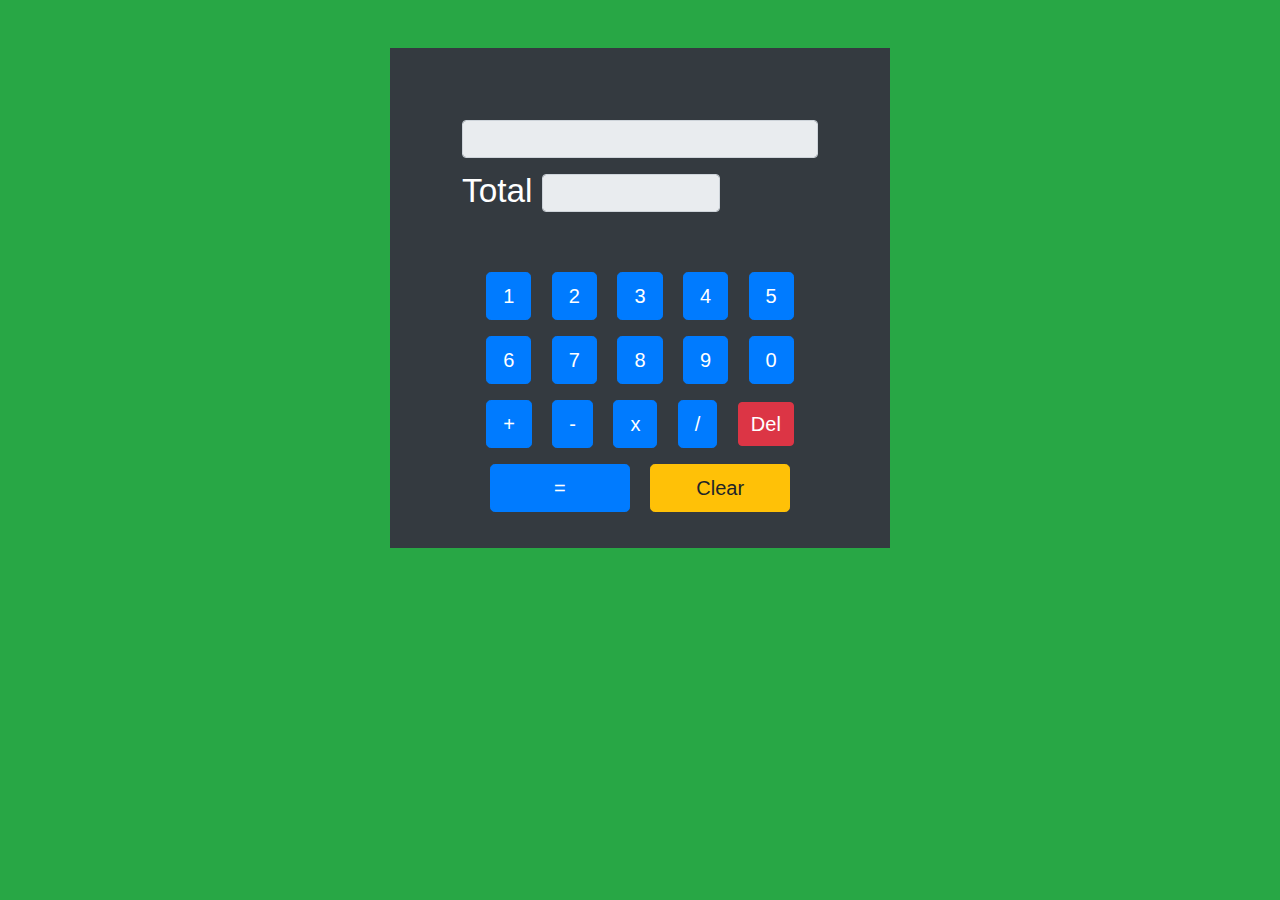
<file: Calculator/index.html>
<!DOCTYPE html>
<html lang="en">
<head>
  <meta charset="UTF-8">
  <meta name="viewport" content="width=device-width, initial-scale=1.0">
  <meta http-equiv="X-UA-Compatible" content="ie=edge">
  <link rel="stylesheet" type="text/css" href="css/style.css">
  <link rel="stylesheet" type="text/css" href="css/bootstrap.min.css">
  <script src="js/all.js"></script>
  <title>JS PRACTICE</title>
</head>
<body class="bg-success">
  
  <div class="container-fluid d-flex justify-content-center p-0 m-0 p-lg-5 p-sm-5 ">
    <div class="calculator bg-dark p-2 pt-5 p-lg-5 p-sm-5 m-0 mr-0 text-center">

      <div class="row p-0 m-0 p-lg-4 p-sm-3 calculator-screen text-white">
        <input id="screen" class="screen form-control mb-2 mb-lg-2 mb-sm-2" value="" disabled="disabled">
        <span class="total-word">Total</span>
        <input id="total" class="total form-control w-50 mt-2 mt-lg-2 mt-sm-2" value="" disabled="disabled">
      </div>
      <div class="row p-2 p-lg-4 p-sm-4 calculator-keypad">
        <div>
          <button id="button-1" value="1" type="button" class="btn btn-primary btn-lg m-2 m-lg-2">1</button>
          <button id="button-2" type="button" class="btn btn-primary btn-lg m-2 m-lg-2">2</button>
          <button id="button-3" type="button" class="btn btn-primary btn-lg m-2 m-lg-2">3</button>
          <button id="button-4" type="button" class="btn btn-primary btn-lg m-2 m-lg-2">4</button>
          <button id="button-5" type="button" class="btn btn-primary btn-lg m-2 m-lg-2">5</button>
          <button id="button-6" type="button" class="btn btn-primary btn-lg m-2 m-lg-2">6</button>
          <button id="button-7" type="button" class="btn btn-primary btn-lg m-2 m-lg-2">7</button>
          <button id="button-8" type="button" class="btn btn-primary btn-lg m-2 m-lg-2">8</button>
          <button id="button-9" type="button" class="btn btn-primary btn-lg m-2 m-lg-2">9</button>
          <button id="button-0" type="button" class="btn btn-primary btn-lg m-2 m-lg-2">0</button>
          <button id="button-add" type="button" class="btn btn-primary btn-lg m-2 m-lg-2">+</button>
          <button id="button-subtr" type="button" class="btn btn-primary btn-lg m-2 m-lg-2">-</button>
          <button id="button-multiply" type="button" class="btn btn-primary btn-lg m-2 m-lg-2">x</button>
          <button id="button-divide" type="button" class="btn btn-primary btn-lg m-2 m-lg-2">/</button>
          <button id="button-delete" type="button" class="btn btn-danger  m-2 m-lg-2">Del</button>
          <button id="button-equals" type="button" class="btn btn-primary btn-lg m-2 m-lg-2">=</button>
          <button id="button-clear" type="button" class="btn btn-warning btn-lg m-2 m-lg-2">Clear</button>
        </div>
      </div>
    </div>
  </div>

	
  <script src="js/main.js"></script>
  <script src="js/jquery-3.4.1.min.js"></script>
  <script src="js/bootstrap.bundle.min.js"></script>
</body>
</html>
</file>
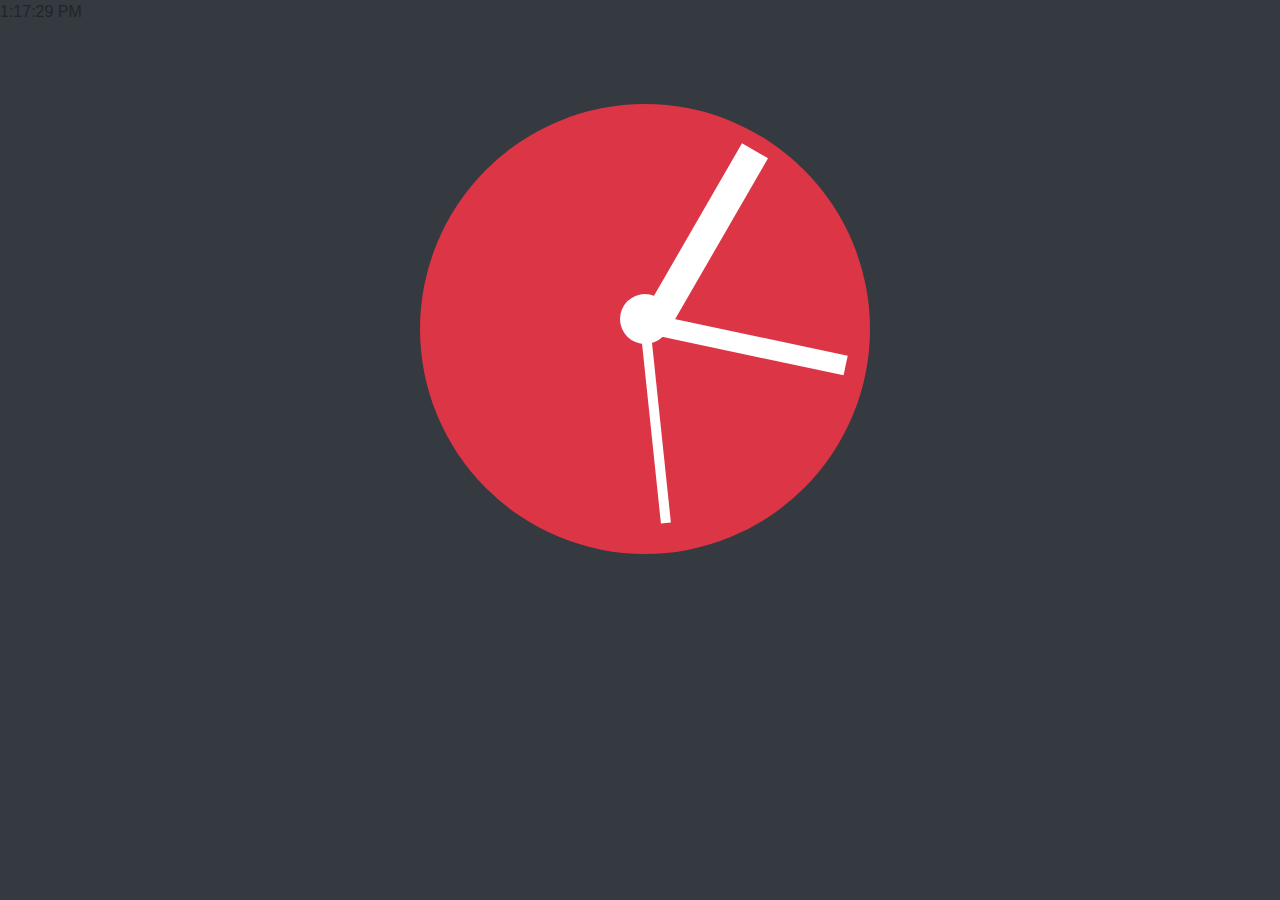
<file: Clocks/index.html>
<!DOCTYPE html>
<html lang="en">
<head>
  <meta charset="UTF-8">
  <meta name="viewport" content="width=device-width, initial-scale=1.0">
  <meta http-equiv="X-UA-Compatible" content="ie=edge">
  <link rel="stylesheet" type="text/css" href="css/style.css">
  <link rel="stylesheet" type="text/css" href="css/bootstrap.min.css">
  <script src="js/all.js"></script>
  <title>Clock</title>
</head>
<body class="bg-dark">
  
  <p id="time" class="hidden-print"></p>
  <div class="clock">
    <div class="bg-white seconds-hand" id="seconds-hand"></div>
    <div class="bg-white minutes-hand" id="minutes-hand"></div>
    <div class="bg-white hour-hand" id="hour-hand"></div>
    <div class="frame bg-danger" id="frame"></div>
    <div class="bg-white circle"></div>
  </div>
  

	
  <script src="js/main.js"></script>
  <script src="js/jquery-3.4.1.min.js"></script>
  <script src="js/bootstrap.bundle.min.js"></script>
</body>
</html>
</file>
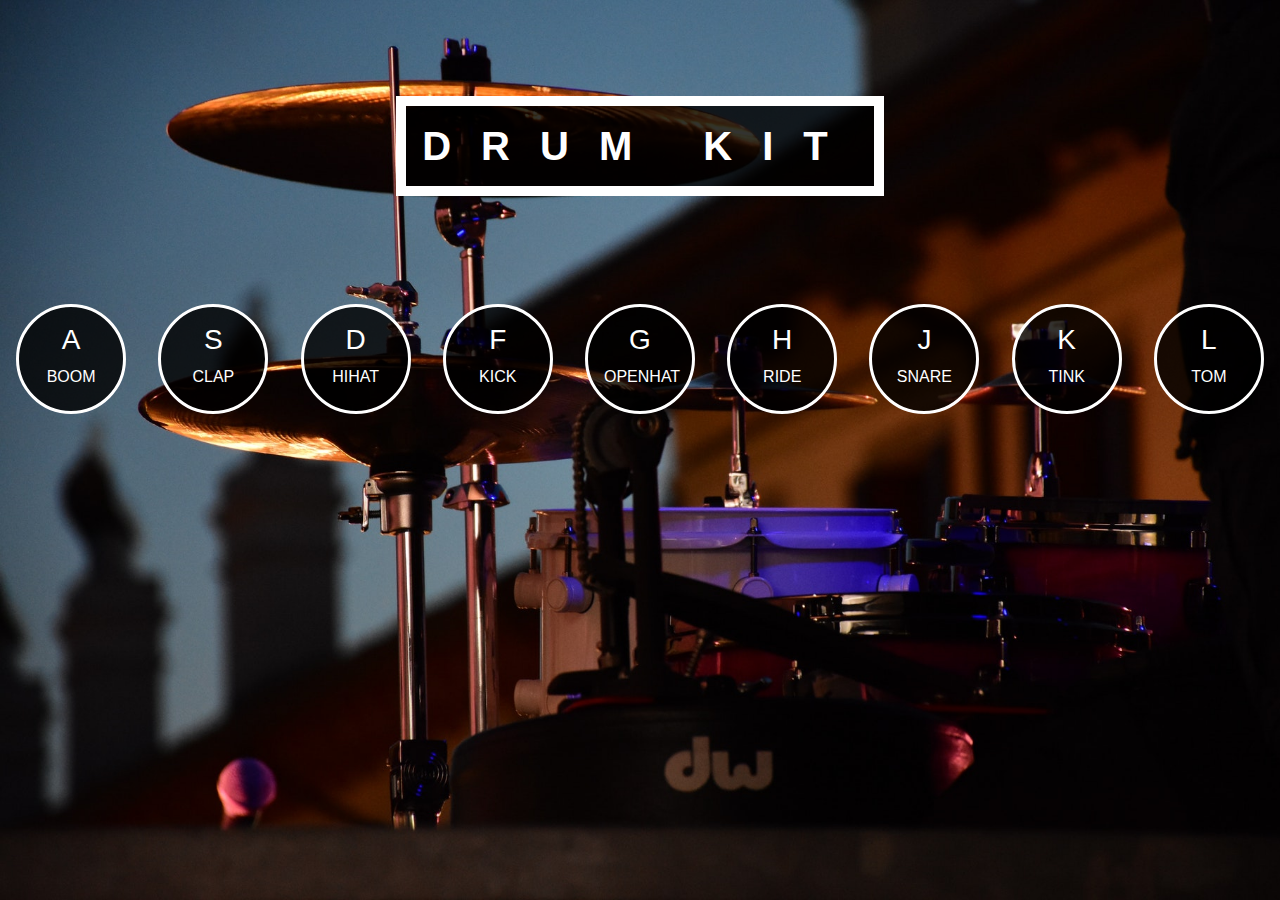
<file: Drum Set/index.html>
<!DOCTYPE html>
<html lang="en">
<head>
  <meta charset="UTF-8">
  <meta name="viewport" content="width=device-width, initial-scale=1.0">
  <meta http-equiv="X-UA-Compatible" content="ie=edge">
  <link rel="stylesheet" type="text/css" href="css/style.css">
  <link rel="stylesheet" type="text/css" href="css/bootstrap.min.css">
  <script src="js/all.js"></script>
  <title>Drums</title>
</head>
<body>

  <!-- changed to responsive -->

  <div class="container-fluid full-height bg-drum pt-5">
   
    <div class="row justify-content-center mt-5">
      <h1 class="title p-3">DRUM KIT</h1>
    </div>
    <div class="row justify-content-around key-margin">
      
      <div id="boom" class="circle-border text-center p-3">
        <h3>A</h3>
        <p>BOOM</p>
        <audio id="play-boom" src="sounds/boom.wav"></audio>
      </div>

      <div id="clap" class="circle-border text-center p-3">
        <h3>S</h3>
        <p>CLAP</p>
        <audio id="play-clap" src="sounds/clap.wav"></audio>
      </div>

      <div id="hihat" class="circle-border text-center p-3">
        <h3>D</h3>
        <p>HIHAT</p>
        <audio id="play-hihat" src="sounds/hihat.wav"></audio>
      </div>

      <div id="kick" class="circle-border text-center p-3">
        <h3>F</h3>
        <p>KICK</p>
        <audio id="play-kick" src="sounds/kick.wav"></audio>
      </div>

      <div id="openhat" class="circle-border text-center p-3">
        <h3>G</h3>
        <p>OPENHAT</p>
        <audio id="play-openhat" src="sounds/openhat.wav"></audio>
      </div>

      <div id="ride" class="circle-border text-center p-3">
        <h3>H</h3>
        <p>RIDE</p>
        <audio id="play-ride" src="sounds/ride.wav"></audio>
      </div>

      <div id="snare" class="circle-border text-center p-3">
        <h3>J</h3>
        <p>SNARE</p>
        <audio id="play-snare" src="sounds/snare.wav"></audio>
      </div>

      <div id="tink" class="circle-border text-center p-3">
        <h3>K</h3>
        <p>TINK</p>
        <audio id="play-tink" src="sounds/tink.wav"></audio>
      </div>

      <div id="tom" class="circle-border text-center p-3">
        <h3>L</h3>
        <p>TOM</p>
        <audio id="play-tom" src="sounds/tom.wav"></audio>
      </div>

  </div>

  </div>
 



	
  <script src="js/main.js"></script>
  <script src="js/jquery-3.4.1.min.js"></script>
  <script src="js/bootstrap.bundle.min.js"></script>
</body>
</html>
</file>
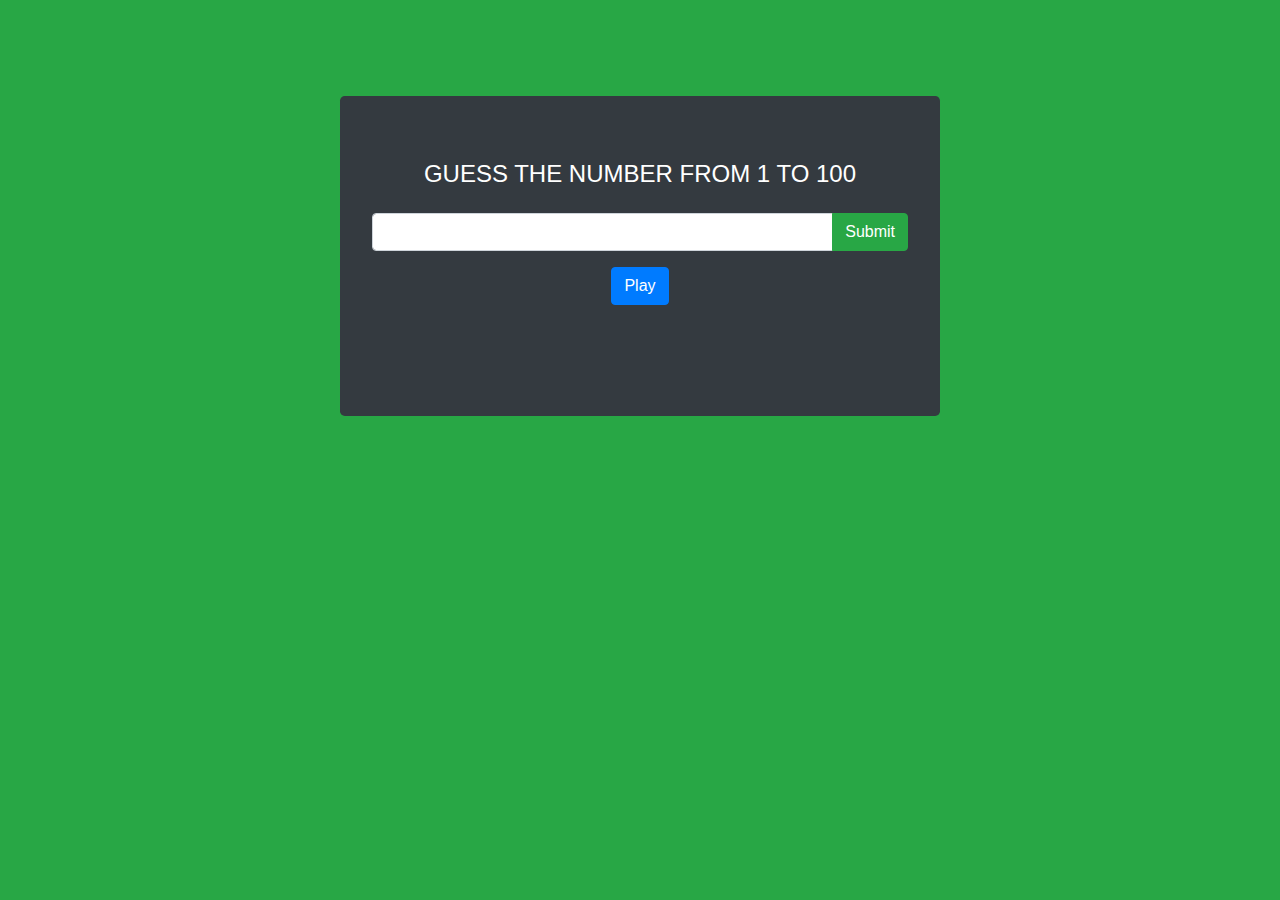
<file: Guess the number/index.html>
<!DOCTYPE html>
<html lang="en">
<head>
  <meta charset="UTF-8">
  <meta name="viewport" content="width=device-width, initial-scale=1.0">
  <meta http-equiv="X-UA-Compatible" content="ie=edge">
  <link rel="stylesheet" type="text/css" href="css/style.css">
  <link rel="stylesheet" type="text/css" href="css/bootstrap.min.css">
  <script src="js/all.js"></script>
  <title>Guess the Number</title>
</head>
<body class="bg-success">
  
  <div class="container-fluid height pt-5 pt-lg-5">
    <div class="jumbotron bg-dark text-center mt-lg-5 mt-5 text-white">
      <h4 id="title">GUESS THE NUMBER FROM 1 TO 100</h4>

      <div class="input-group mt-lg-4 mt-4">
        <input id="input-number" type="text" class="form-control" name="">
        <div class="input-group-append">
          <button id="submit-button" type="submit" class="btn btn-success">Submit</button>
        </div>
      </div>
      <div id="past-guess" class="past-guess text-left">
        
      </div>
      <div id="comment" class="comment">
        
      </div>
       <button id="play-button" type="submit" class="btn btn-primary mt-3">Play</button>

    </div>
  </div>
	
  <script src="js/main.js"></script>
  <script src="js/jquery-3.4.1.min.js"></script>
  <script src="js/bootstrap.bundle.min.js"></script>
</body>
</html>
</file>
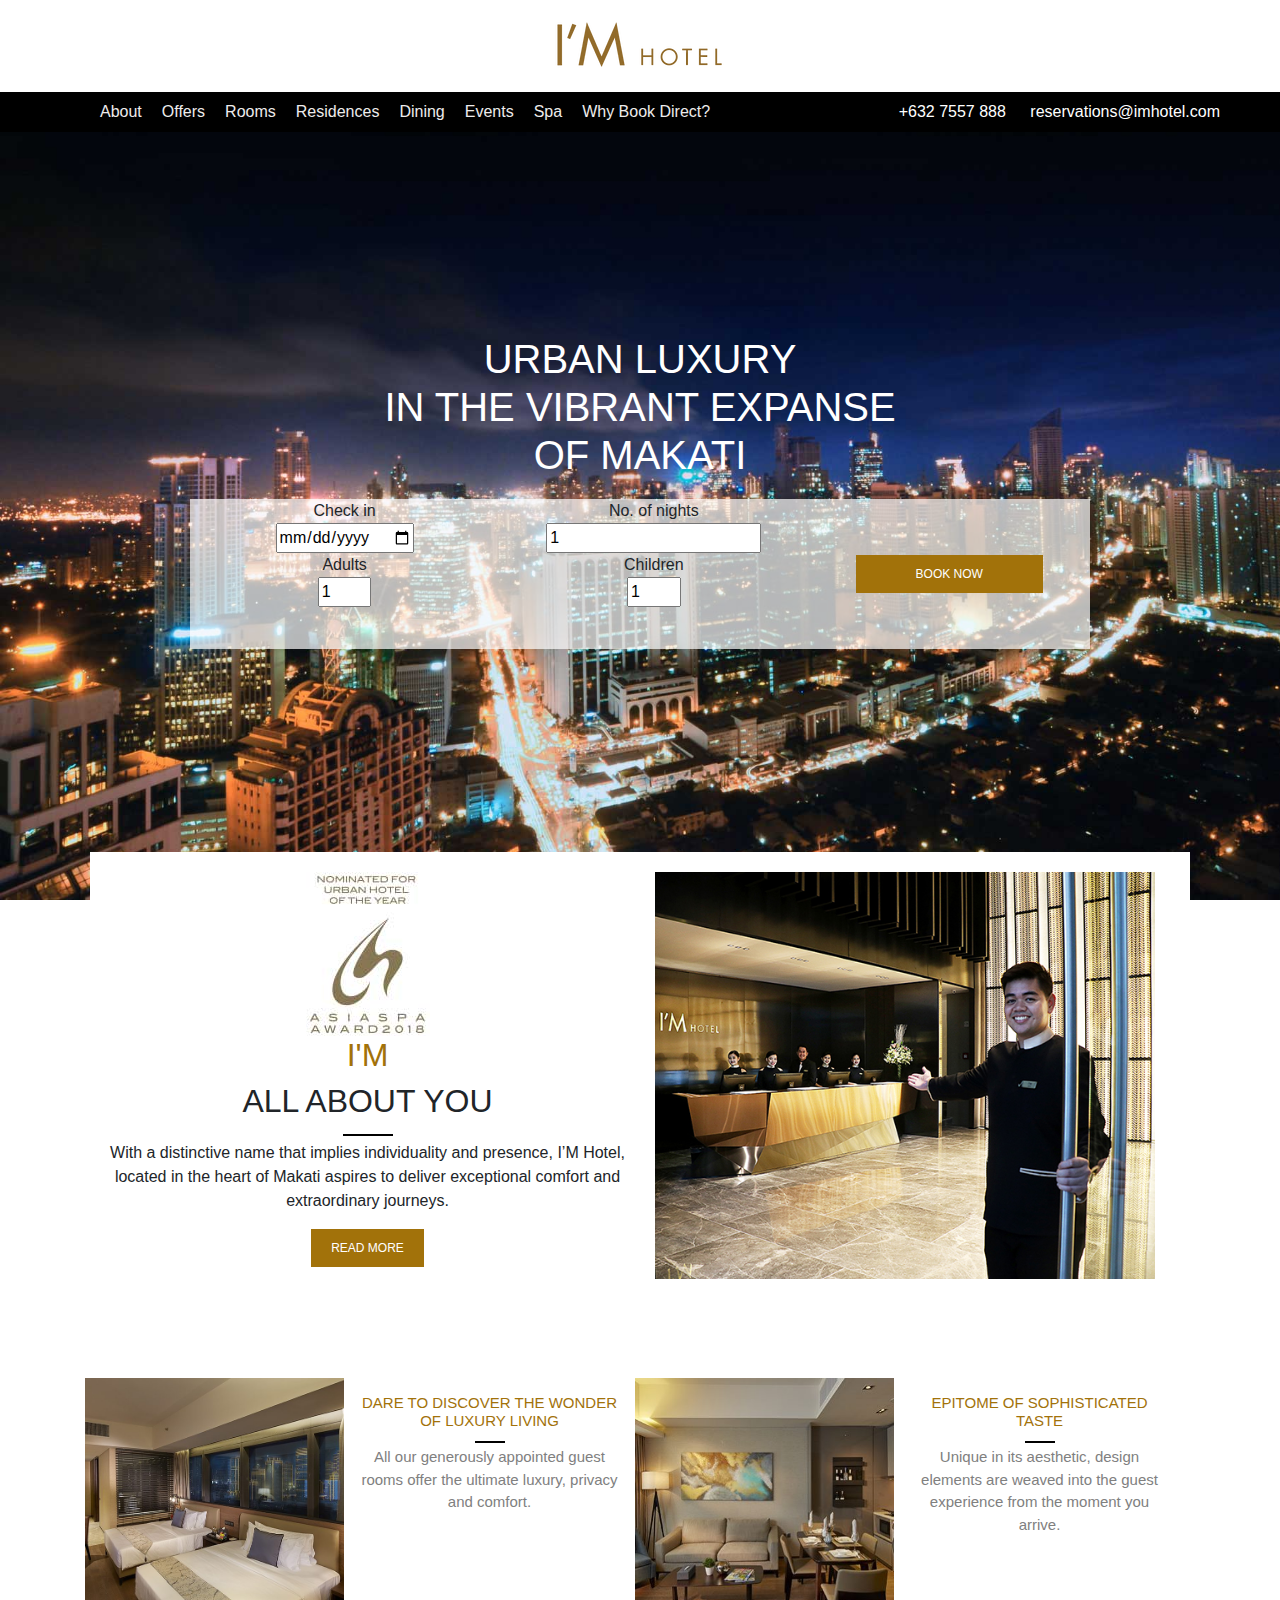
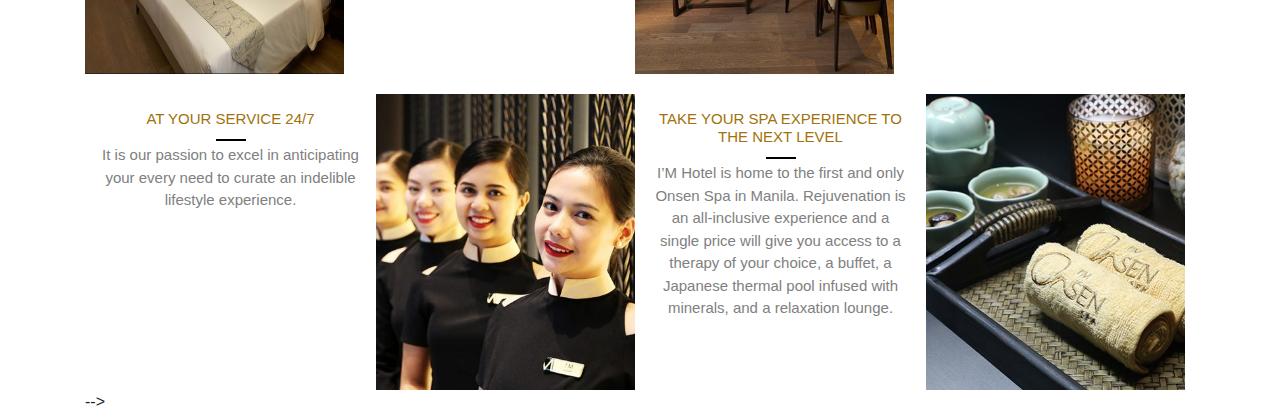
<file: imHotel/index.html>
<!doctype html>
<html>

<head>
  <meta charset="utf-8">
  <meta name="description" content="">
  <meta name="viewport" content="width=device-width, initial-scale=1">
  <title>Best New 5-Star Hotel in Manila</title>
  <link rel="stylesheet" href="css/style.css">
  <link rel="stylesheet" href="css/bootstrap.min.css">
</head>

<body id="body">

  <header>
    <div class="container-fluid p-0">
      <div class="logo">
        <img src="img/imhotel-logo.png" alt="">
      </div>
      <div class="navbar">
        <ul>
          <li><a href="#">About</a></li>
          <li><a href="#">Offers</a></li>
          <li><a href="#">Rooms</a></li>
          <li><a href="#">Residences</a></li>
          <li><a href="#">Dining</a></li>
          <li><a href="#">Events</a></li>
          <li><a href="#">Spa</a></li>
          <li><a href="#">Why Book Direct?</a></li>
        </ul>
        <div class="contact">
          <a href="#">+632 7557 888</a>
          <a href="#">reservations@imhotel.com</a>
        </div>
      </div>
    </div>
  </header>

  <section id="content">
    <div class="container">

      <div class="landing-page">
        <h1 class="text-center">URBAN LUXURY <br>
          IN THE VIBRANT EXPANSE <br>
          OF MAKATI
        </h1>
        <div class="book-form">

          <div class="form form-two">
            Check in
            <input type="date">
            Adults
            <input type="number" value="1" class="w-25">
          </div>

          <div class="form form-two">
            No. of nights
            <input type="number" value="1">
            Children
            <input type="number" value="1" class="w-25">
          </div>

          <div class="button">
            <button type="button">BOOK NOW</button>
          </div>
          
        </div>
      </div> <!-- end of landing page -->
     
      <div class="about">
        <div class="row">
          <div class="col first-column">
            <img src="img/Asiaspa-Award-2018.jpg" alt="">
            <h2 class="gold-text">I'M</h2>
            <h2>ALL ABOUT YOU</h2>
            <div class="title-line"></div>
            <p>With a distinctive name that implies individuality and presence, I’M Hotel, located in the heart of
              Makati aspires to deliver exceptional comfort and extraordinary journeys.</p>
            <button>READ MORE</button> 
          </div>
          <div class="col second-column">
            <img src="img/im-all-about-you.jpg" alt="">
          </div>
        </div>
      </div>
      
      <div class="room">
        <h2>FOUR SIGNATURE ELEMENTS</h2>

        <div class="row-one">
          <div class="row">

            <div class="col info-image">
              <!-- <img src="img/im-hotel-home-1-e1483431129295.jpg" alt=""> -->
             <div class="info-image-content">
               <h1>HELLO</h1>
             </div>

            </div>
            <div class="col p-3 info">
              <h5>DARE TO DISCOVER THE WONDER OF LUXURY LIVING</h5>
              <div class="title-line-small"></div>
              <p>All our generously appointed guest rooms offer the ultimate luxury, privacy and comfort.</p>
            </div>

            <div class="col info-image-2">
              <!-- <img src="img/im-hotel-home-2-e1483433377719.jpg" alt=""> -->
              <div class="info-image-2-content">
                <h1>HELLO</h1>
              </div>
            </div>
            <div class="col p-3 info">
              <h5>EPITOME OF SOPHISTICATED TASTE</h5>
              <div class="title-line-small"></div>
              <p>Unique in its aesthetic, design elements are weaved into the guest experience from the moment you
                arrive.
              </p>
            </div>
          </div>
        </div>

        <div class="row-two">
           <div class="row">
             <div class="col p-3 info">
               <h5>AT YOUR SERVICE 24/7</h5>
               <div class="title-line-small"></div>
               <p>It is our passion to excel in anticipating your every need to curate an indelible lifestyle
                 experience.
               </p>
             </div>
             <div class="col info-image-3">
               <!-- <img src="img/im-hotel-im-all-about-you-e1483433919602.jpg" alt=""> -->
                  <div class="info-image-3-content">
                   <h1>HELLO</h1>
                  </div>
             </div>
             <div class="col p-3 info">
               <h5>TAKE YOUR SPA EXPERIENCE TO THE NEXT LEVEL</h5>
               <div class="title-line-small"></div>
               <p>I’M Hotel is home to the first and only Onsen Spa in Manila. Rejuvenation is an all-inclusive
                 experience and a single price will give you access to a therapy of your choice, a buffet, a Japanese
                 thermal pool infused with minerals, and a relaxation lounge.
               </p>
             </div>
             <div class="col info-image-4">
               <!-- <img src="img/im-hotel-home-4-e1483434446717.jpg" alt=""> -->
               <div class="info-image-4-content">
                 <h1>HELLO</h1>
               </div>
             </div>
           </div>
        </div>
         -->

       

      </div>
    </div>   
  </section>

  <div class="scroll-input">
      <div class="book-form">

        <div class="form form-two">
          Check in
          <input type="date">
          Adults
          <input type="number" value="1" class="w-25">
        </div>

        <div class="form form-two">
          No. of nights
          <input type="number" value="1">
          Children
          <input type="number" value="1" class="w-25">
        </div>

        <div class="button">
          <button type="button">BOOK NOW</button>
        </div>

      </div>
  </div>








  <script src="js/jquery-3.4.1.min.js"></script>
  <script src="js/bootstrap.bundle.min.js "></script>
  
  <script src="js/main.js"></script>
</body>

</html>
</file>
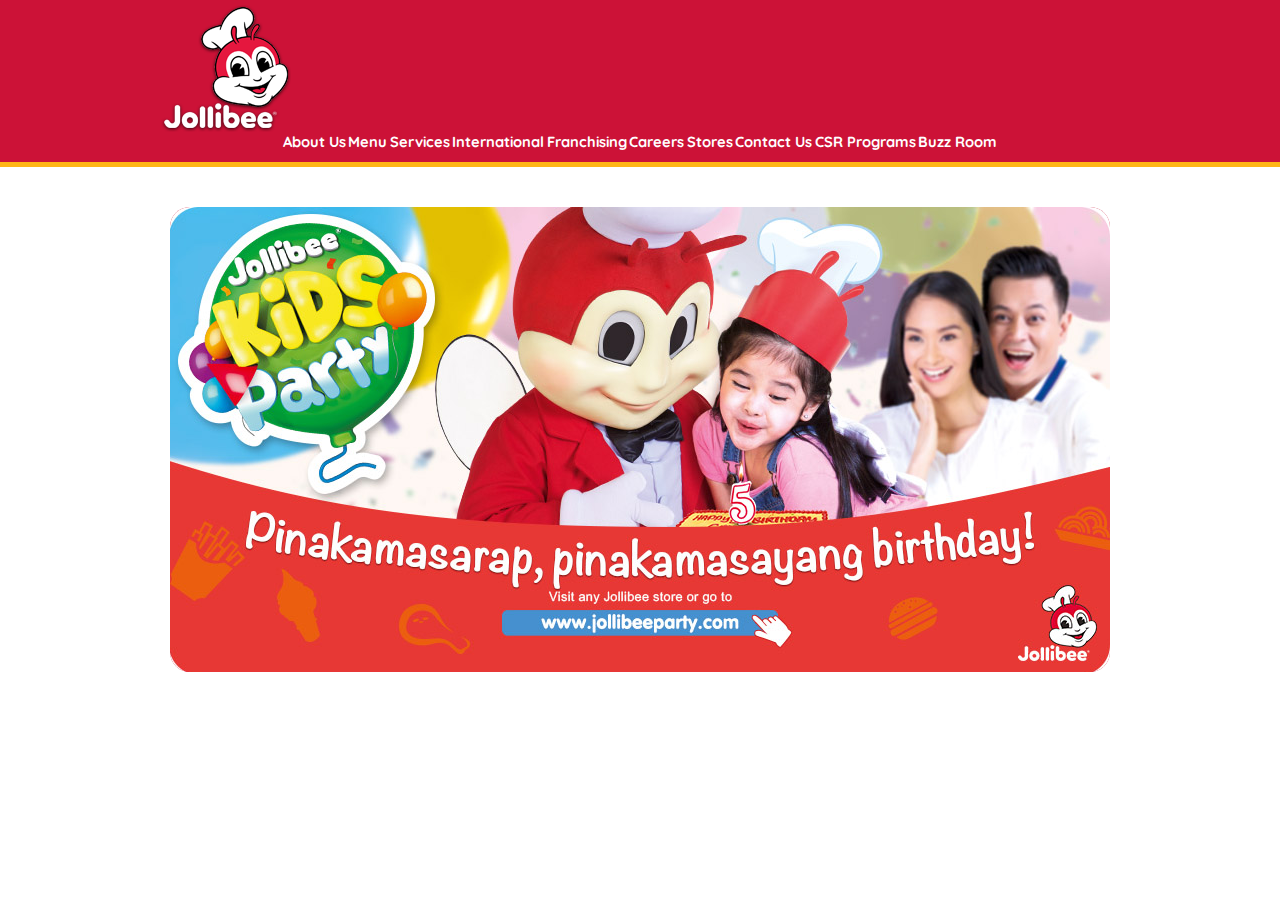
<file: Jollibee/index.html>
<!DOCTYPE html>
<html lang="en">
<head>
  <meta charset="UTF-8">
  <meta name="viewport" content="width=device-width, initial-scale=1.0">
  <meta http-equiv="X-UA-Compatible" content="ie=edge">
  <link rel="stylesheet" href="css/style.css">
  <title>Jollibee Foods Corporation</title>
</head>
<body>
  <!-- header section -->
  <header>
    <nav>
      <img src="images/jollibee-logo.png" alt="">
      <ul>
        <li><a href="#">About Us</a></li>
        <li><a href="#">Menu</a></li>
        <li><a href="#">Services</a></li>
        <li><a href="#">International</a></li>
        <li><a href="#">Franchising</a></li>
        <li><a href="#">Careers</a></li>
        <li><a href="#">Stores</a></li>
        <li><a href="#">Contact Us</a></li>
        <li><a href="#">CSR Programs</a></li>
        <li><a href="#">Buzz Room</a></li>
      </ul>
    </nav>
  </header>
  <!-- end of header section -->


  <!-- start of slider section -->
  <section id="slider">
    <div class="slider">
      <img src="images/49734_JKP_PROJECT_JAMBOREE_CORPORATE_OLD_940_x_469_px.jpg" alt="">
      <img class="breakfast-chickenjoy" src="images/50010-JFC-Proj-Argentina-Digital-Materials-Delivery-Slider-706-x-260-px_1-2.png" alt="">
      <div class="button-group">
        <button type="button1"></button>
        <button type="button2"></button>
        <button type="button3"></button>
        <button type="button4"></button>
        <button type="button5"></button>
      </div>
      
    </div>
  </section>
  <!-- end of slider section -->
</body>
</html>
</file>
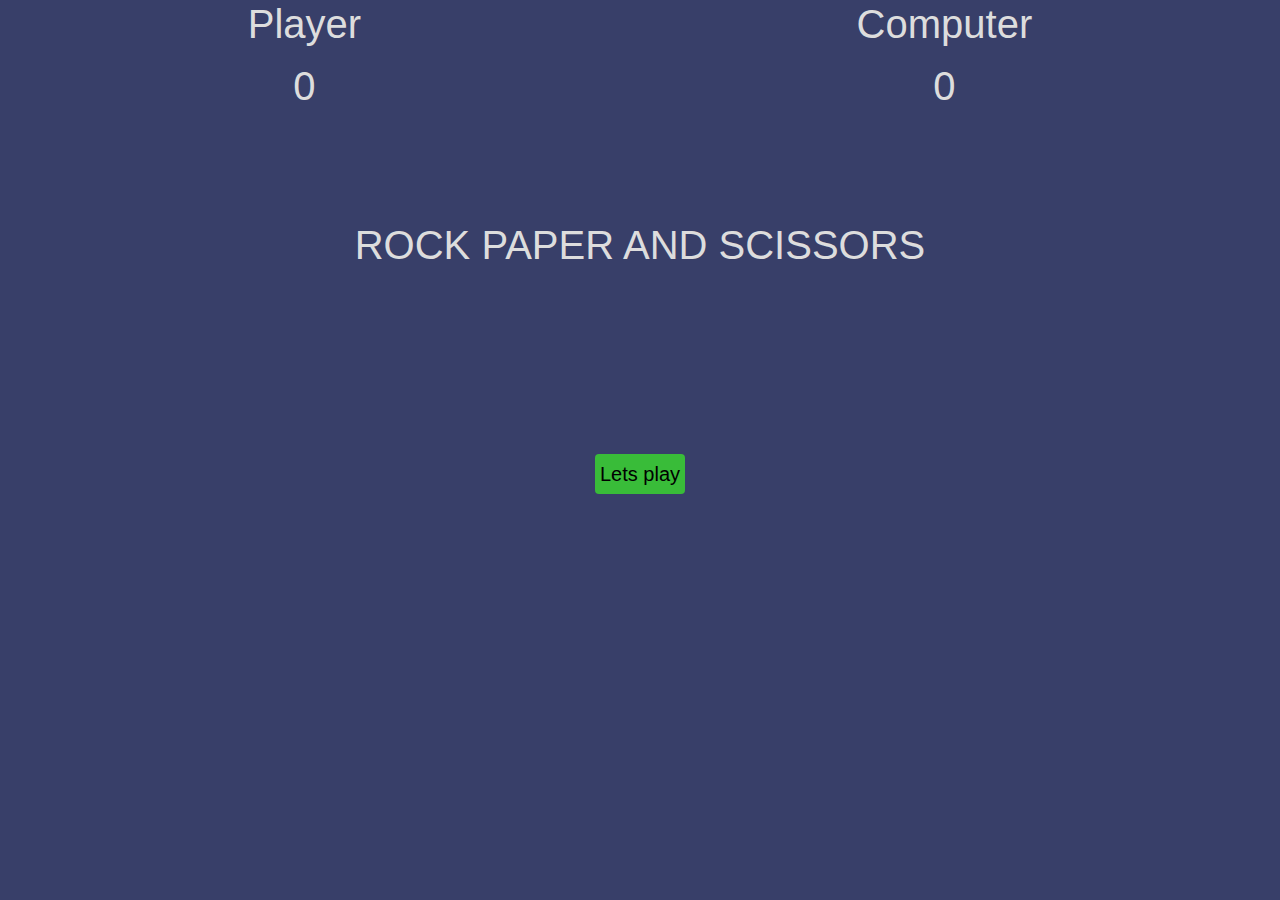
<file: Rock,paper and scissors/index.html>
<!DOCTYPE html>
<html lang="en">
<head>
  <meta charset="UTF-8">
  <meta name="viewport" content="width=device-width, initial-scale=1.0">
  <meta http-equiv="X-UA-Compatible" content="ie=edge">
  <link rel="stylesheet" type="text/css" href="css/style.css">
  <link rel="stylesheet" type="text/css" href="css/bootstrap.min.css">
  <script src="js/all.js"></script>
  <title>Rock, Paper and Scissors</title>
</head>
<body>
  
  <section id="rps-game">

    <div class="score">
      <div class="player-score">
        <h1>Player</h1>
        <p>0</p>
      </div>
      <div class="computer-score">
        <h1>Computer</h1>
        <p>0</p>
      </div>
    </div>
    
    <div class="intro">
      <h1>ROCK PAPER AND SCISSORS</h1>
      <button type="button">Lets play</button>
    </div>

    <div class="match fade-out">
      <h1 class="winner">Choose an option</h1>

      <div class="hands">
        <img class="player-hand" src="img/rock.png" alt="">  
        <img class="computer-hand" src="img/rock.png" alt="">
      </div>
    
    <div class="options">
      <button type="button">rock</button>
      <button type="button">paper</button>
      <button type="button">scissors</button>
    </div>

    </div>
    
  </section>
  
  


	
  <script src="js/main.js"></script>
  <script src="js/jquery-3.4.1.min.js"></script>
  <script src="js/bootstrap.bundle.min.js"></script>
</body>
</html>
</file>
<file: Calculator/css/style.css>
body{
	margin: 0;
	padding: 0;
}


.calculator {
	
	height: 500px;
	width: 500px;
}


.calculator-screen{
	
}
.total-word{
	font-size:25pt;
	margin-right:10px;
}
.calulator-button {
	font-size: 40pt;
}
#button-equals{
  min-width: 140px;
}

#button-clear{
  width: 140px;
}
#button-delete{
	font-size:15pt;
}

@media (max-width: 420px) {
	.calculator{
		height: 100vh;
		width: 100%;
	}
	#button-equals{
	  min-width: 100px;
	}

	#button-clear{
	  width: 100px;
	}

}
</file>
<file: imHotel/css/style.css>
.title-line {
  height: 2px;
  width: 50px;
  background-color: #000;
  margin: 5px 0;
}

.title-line-small {
  height: 2px;
  width: 30px;
  background-color: #000;
  margin: 3px 0;
}

.scroll-input .book-form {
  position: fixed;
  top: 0;
  width: 100%;
  height: 120px;
  background-color: rgba(0, 0, 0, 0.8);
  display: -webkit-box;
  display: -ms-flexbox;
  display: flex;
  padding: 0 100px;
  -ms-flex-pack: distribute;
      justify-content: space-around;
  z-index: 999;
  -webkit-transform: translateY(-200px);
          transform: translateY(-200px);
  -webkit-transition: .5s;
  transition: .5s;
  color: white;
}

.scroll-input .book-form .form {
  display: -webkit-box;
  display: -ms-flexbox;
  display: flex;
  -webkit-box-orient: vertical;
  -webkit-box-direction: normal;
      -ms-flex-direction: column;
          flex-direction: column;
  -webkit-box-align: center;
      -ms-flex-align: center;
          align-items: center;
}

.scroll-input .book-form .button {
  display: -webkit-box;
  display: -ms-flexbox;
  display: flex;
  -webkit-box-align: center;
      -ms-flex-align: center;
          align-items: center;
}

.scroll-input .book-form .button button {
  background: none;
  background-color: #A2720A;
  color: white;
  font-size: 12px;
  padding: 10px 90px;
  border: none;
  -webkit-transition: .5s;
  transition: .5s;
}

.scroll-input .book-form .button button:hover {
  opacity: .5;
}

header .logo {
  display: -webkit-box;
  display: -ms-flexbox;
  display: flex;
  -webkit-box-pack: center;
      -ms-flex-pack: center;
          justify-content: center;
  padding: 10px 0;
}

header .navbar {
  background-color: #000;
  width: 100%;
  padding: 0 50px;
}

header .navbar ul {
  height: 40px;
  margin: 0;
  list-style: none;
  display: -webkit-box;
  display: -ms-flexbox;
  display: flex;
  -webkit-box-align: center;
      -ms-flex-align: center;
          align-items: center;
}

header .navbar ul li {
  margin: 0 10px;
}

header .navbar ul li a {
  color: #eeecec;
  -webkit-transition: .2s;
  transition: .2s;
  display: block;
}

header .navbar ul li a:hover {
  text-decoration: none;
  color: #A2720A;
}

header .navbar .contact a {
  color: white;
  margin: 0 10px;
}

header .navbar .contact a:hover {
  text-decoration: none;
  color: #A2720A;
}

#content {
  background-image: url(../img/im-skyline.jpg);
  width: 100%;
  background-attachment: fixed;
  background-size: cover;
  background-repeat: no-repeat;
}

#content .container .landing-page {
  height: 80vh;
  display: -webkit-box;
  display: -ms-flexbox;
  display: flex;
  -webkit-box-orient: vertical;
  -webkit-box-direction: normal;
      -ms-flex-direction: column;
          flex-direction: column;
  -webkit-box-align: center;
      -ms-flex-align: center;
          align-items: center;
  -webkit-box-pack: center;
      -ms-flex-pack: center;
          justify-content: center;
}

#content .container .landing-page h1 {
  color: white;
  margin-bottom: 20px;
}

#content .container .landing-page .book-form {
  width: 900px;
  height: 150px;
  background-color: rgba(255, 255, 255, 0.7);
  display: -webkit-box;
  display: -ms-flexbox;
  display: flex;
  -ms-flex-pack: distribute;
      justify-content: space-around;
}

#content .container .landing-page .book-form .form {
  display: -webkit-box;
  display: -ms-flexbox;
  display: flex;
  -webkit-box-orient: vertical;
  -webkit-box-direction: normal;
      -ms-flex-direction: column;
          flex-direction: column;
  -webkit-box-align: center;
      -ms-flex-align: center;
          align-items: center;
}

#content .container .landing-page .book-form .button {
  display: -webkit-box;
  display: -ms-flexbox;
  display: flex;
  -webkit-box-align: center;
      -ms-flex-align: center;
          align-items: center;
}

#content .container .landing-page .book-form .button button {
  background: none;
  background-color: #A2720A;
  color: white;
  font-size: 12px;
  padding: 10px 60px;
  border: none;
  -webkit-transition: .5s;
  transition: .5s;
}

#content .container .landing-page .book-form .button button:hover {
  opacity: .5;
}

#content .container .about {
  height: 440px;
  width: 1100px;
  margin: 0 auto;
  background-color: #fff;
  padding: 20px;
}

#content .container .about .first-column {
  display: -webkit-box;
  display: -ms-flexbox;
  display: flex;
  -webkit-box-orient: vertical;
  -webkit-box-direction: normal;
      -ms-flex-direction: column;
          flex-direction: column;
  -webkit-box-align: center;
      -ms-flex-align: center;
          align-items: center;
  text-align: center;
}

#content .container .about .first-column .gold-text {
  color: #A2720A;
}

#content .container .about .first-column button {
  background: none;
  border: none;
  background-color: #A2720A;
  color: white;
  font-size: 12px;
  padding: 10px 20px;
}

#content .container .about .second-column img {
  max-width: 500px;
}

#content .container .room h2 {
  color: white;
  text-align: center;
  padding: 20px 0;
  letter-spacing: -4px;
}

#content .container .room .row-one {
  min-height: 90px;
  width: 1100px;
}

#content .container .room .row-one .row {
  background-color: #fff;
  margin: 0 auto;
  height: 296px;
}

#content .container .room .row-one .row .col {
  padding: 0;
  text-align: center;
}

#content .container .room .row-one .row .info-image {
  background-image: url(../img/im-hotel-home-1-e1483431129295.jpg);
  background-size: cover;
  width: 275px;
}

#content .container .room .row-one .row .info-image .info-image-content {
  -webkit-transition: .5s;
  transition: .5s;
  color: white;
  height: 100%;
  display: -webkit-box;
  display: -ms-flexbox;
  display: flex;
  -webkit-box-align: center;
      -ms-flex-align: center;
          align-items: center;
  -webkit-box-pack: center;
      -ms-flex-pack: center;
          justify-content: center;
  visibility: hidden;
}

#content .container .room .row-one .row .info-image-2 {
  background-image: url(../img/im-hotel-home-2-e1483433377719.jpg);
  background-size: cover;
  width: 275px;
}

#content .container .room .row-one .row .info-image-2 .info-image-2-content {
  -webkit-transition: .5s;
  transition: .5s;
  color: white;
  height: 100%;
  display: -webkit-box;
  display: -ms-flexbox;
  display: flex;
  -webkit-box-align: center;
      -ms-flex-align: center;
          align-items: center;
  -webkit-box-pack: center;
      -ms-flex-pack: center;
          justify-content: center;
  visibility: hidden;
}

#content .container .room .row-two {
  width: 1100px;
  margin-top: 20px;
}

#content .container .room .row-two .row {
  background-color: #fff;
  margin: 0 auto;
  height: 296px;
}

#content .container .room .row-two .row .col {
  padding: 0;
  text-align: center;
}

#content .container .room .row-two .row .info-image-3 {
  background-image: url(../img/im-hotel-im-all-about-you-e1483433919602.jpg);
  background-size: cover;
  width: 275px;
}

#content .container .room .row-two .row .info-image-3 .info-image-3-content {
  -webkit-transition: .5s;
  transition: .5s;
  font-size: 40px;
  color: #fff;
  height: 100%;
  display: -webkit-box;
  display: -ms-flexbox;
  display: flex;
  -webkit-box-align: center;
      -ms-flex-align: center;
          align-items: center;
  -webkit-box-pack: center;
      -ms-flex-pack: center;
          justify-content: center;
  visibility: hidden;
}

#content .container .room .row-two .row .info-image-4 {
  background-image: url(../img/im-hotel-home-4-e1483434446717.jpg);
  background-size: cover;
  width: 275px;
}

#content .container .room .row-two .row .info-image-4 .info-image-4-content {
  -webkit-transition: .5s;
  transition: .5s;
  color: white;
  height: 100%;
  display: -webkit-box;
  display: -ms-flexbox;
  display: flex;
  -webkit-box-align: center;
      -ms-flex-align: center;
          align-items: center;
  -webkit-box-pack: center;
      -ms-flex-pack: center;
          justify-content: center;
  visibility: hidden;
}

#content .container .room .info {
  display: -webkit-box;
  display: -ms-flexbox;
  display: flex;
  -webkit-box-orient: vertical;
  -webkit-box-direction: normal;
      -ms-flex-direction: column;
          flex-direction: column;
  -webkit-box-align: center;
      -ms-flex-align: center;
          align-items: center;
}

#content .container .room .info h5 {
  font-size: 15px;
  color: #A2720A;
}

#content .container .room .info p {
  font-size: 15px;
  color: gray;
}
/*# sourceMappingURL=style.css.map */
</file>
<file: Jollibee/css/style.css>
@import url("https://fonts.googleapis.com/css?family=Quicksand&display=swap");
* {
  padding: 0;
  margin: 0;
  -webkit-box-sizing: border-box;
          box-sizing: border-box;
}

header nav {
  background-color: #CC1237;
  border-bottom: 5px solid #FFB617;
}

header nav img {
  position: absolute;
  top: 1px;
  left: 150px;
}

header nav ul {
  margin: 0 auto;
  width: 56%;
  height: 18vh;
  display: -webkit-box;
  display: -ms-flexbox;
  display: flex;
  -ms-flex-pack: distribute;
      justify-content: space-around;
  -webkit-box-align: end;
      -ms-flex-align: end;
          align-items: flex-end;
  padding-bottom: 20px;
}

header nav ul li {
  list-style: none;
  height: 10px;
}

header nav ul li a {
  -webkit-text-decoration-line: none;
          text-decoration-line: none;
  color: white;
  font-weight: bolder;
  font-size: 11pt;
  font-family: 'Quicksand', sans-serif;
}

header nav ul li a:hover {
  color: #FFB617;
}

#slider {
  width: 100%;
  margin-top: 40px;
}

#slider .slider {
  margin: 0 auto;
  width: 940px;
  height: 465px;
  border-radius: 20px;
  background-color: #CC1237;
  position: relative;
  overflow: hidden;
}

#slider .slider img {
  position: absolute;
}

#slider .slider .breakfast-chickenjoy {
  -webkit-transform: translateX(1000px);
          transform: translateX(1000px);
}

#slider .slider .button-group {
  width: 90px;
  display: -webkit-box;
  display: -ms-flexbox;
  display: flex;
  -ms-flex-pack: distribute;
      justify-content: space-around;
  position: absolute;
  bottom: 70px;
  left: 1000px;
  z-index: 2;
}

#slider .slider .button-group button {
  width: 12px;
  height: 12px;
  border-radius: 50% 50%;
  background: none;
  background-color: grey;
  border: none;
}

#slider .slider .button-group button:hover {
  background-color: white;
}
/*# sourceMappingURL=style.css.map */
</file>
<file: Rock,paper and scissors/css/style.css>
*{
  margin: 0;
  padding: 0;
  box-sizing: border-box;
}

section{
  height: 100vh;
  background-color:#383F69;
}

.score{
  display: flex;
  justify-content: space-around;
  align-items: center;
  color: #DDDDDD;
}

.score p{
  font-size: 40px;
  text-align: center;
}


.intro{
  height: 50vh;
  display: flex;
  flex-direction: column;
  align-items: center;
  justify-content: space-around;
  color: #DDDDDD;
  transition: opacity .5s ease;
}

.intro button, .options button{
  border:none;
  background:none;
  font-size: 20px;
  background-color: #39BC39;
  padding: 5px;
  border-radius: 4px;
}

.match{
  position: absolute;
  top: 50%;
  left: 50%;
  transform: translate(-50%,-50%);
  transition: opacity .5s ease .5s;
}
.match .winner{
  text-align: center;
  color: #DDDDDD;
}
.match .hands{
  display: flex;
  justify-content: space-around;
}
.match .hands .player-hand{
  transform: rotateY(180deg);
}
.match .options{
  display: flex;
  justify-content: space-around;
}

.fade-in{
  opacity:1; 
  pointer-events: all;
}

.fade-out{
  opacity: 0;
  pointer-events: none;
}


@keyframes shakePlayer{
  0%{
    transform:rotateY(180deg) translateY(0px);
  }
  15%{
    transform:rotateY(180deg) translateY(-50px);
  }
  25%{
    transform:rotateY(180deg) translateY(0px);
  }
  35%{
    transform:rotateY(180deg) translateY(-50px);
  }
  45%{
    transform:rotateY(180deg) translateY(0px);
  }
  65%{
    transform:rotateY(180deg) translateY(-50px);
  }
  76%{
    transform:rotateY(180deg) translateY(0px);
  }
  85%{
    transform:rotateY(180deg) translateY(-50px);
  }
  100%{
    transform:rotateY(180deg) translateY(0px);
  }
}

@keyframes shakeComputer{
  0%{
     transform:translateY(0px);
  }
  15%{
     transform:translateY(-50px);
  }
  25%{
     transform:translateY(0px);
  }
  35%{
    transform:translateY(-50px);
  }
  45%{
     transform:translateY(0px);
  }
  65%{
     transform:translateY(-50px);
  }
  76%{
     transform:translateY(0px);
  }
  85%{
     transform:translateY(-50px);
  }
  100%{
     transform:translateY(0px);
  }
}
</file>
<file: Clocks/css/style.css>
/*reset everything*/

html,body {
  height: 100%; margin: 0px; padding: 0px; }

#navbar {
  margin-bottom:0; }

.alert {
  border-radius: 0; }

.container {
  width:100%;
  padding-right: 0;
  padding-left: 0;
  margin-right: auto;
  margin-left: auto; }

.col-xs-1, .col-sm-1, .col-md-1, .col-sm-1, 
.col-xs-2, .col-sm-2, .col-md-2, .col-sm-2, 
.col-xs-3, .col-sm-3, .col-md-3, .col-sm-3, 
.col-xs-4, .col-sm-4, .col-md-4, .col-sm-4, 
.col-xs-5, .col-sm-5, .col-md-5, .col-sm-5, 
.col-xs-6, .col-sm-6, .col-md-6, .col-sm-6, 
.col-xs-7, .col-sm-7, .col-md-7, .col-sm-7, 
.col-xs-8, .col-sm-8, .col-md-8, .col-sm-8, 
.col-xs-9, .col-sm-9, .col-md-9, .col-sm-9, 
.col-xs-10, .col-sm-10, .col-md-10, .col-sm-10, 
.col-xs-11, .col-sm-11, .col-md-11, .col-sm-11, 
.col-xs-12, .col-sm-12, .col-md-12, .col-sm-12 {
  position: relative;
  height:100%;
  min-height: 1px;
  padding-right: 0;
  padding-left: 0; }

.row {
  margin-right: 0;
  margin-left: 0; }

.footer {
  margin-top: 0;
  padding-top: 0;
  padding-bottom: 0;
  border-top: none; }

.panel {
  border:none; }
/*reset everything*/

:root {
  --rotation-deg:0;
}

.clock{
  margin-left:50vw;
  margin-top: 100px;
}


.seconds-hand{
  height: 200px;
  width: 10px;
  transition: 1s;
  transition-timing-function: cubic-bezier(0.24, 2, 0.24, 1.15);
  transform:rotate(90deg);
  transform-origin: bottom;
}
.minutes-hand{
  margin-top:-200px;
  height: 200px;
  width: 20px;
  transition: 1s;
  transform:rotate(180deg);
  transform-origin: bottom;
}
.hour-hand{
  margin-top:-200px;
  height: 200px;
  width: 30px;
  transition: 1s;
  transform:rotate(270deg);
  transform-origin: bottom;
}

.frame{
  height:450px;
  width: 450px;
  border: 0 solid black;
  border-radius: 50% 50%;
  margin-top:-220px;
  margin-left: -220px;

}
.circle{
  height: 50px;
  width: 50px;
  border: 0 solid black;
  border-radius: 50% 50%;
   margin-top:-260px;
  margin-left: -20px;
;
}
</file>
<file: Drum Set/css/style.css>
/*reset everything*/

html,body {
  height: 100%; margin: 0px; padding: 0px; }

#navbar {
  margin-bottom:0; }

.alert {
  border-radius: 0; }

.container {
  width:100%;
  padding-right: 0;
  padding-left: 0;
  margin-right: auto;
  margin-left: auto; }

.col-xs-1, .col-sm-1, .col-md-1, .col-sm-1, 
.col-xs-2, .col-sm-2, .col-md-2, .col-sm-2, 
.col-xs-3, .col-sm-3, .col-md-3, .col-sm-3, 
.col-xs-4, .col-sm-4, .col-md-4, .col-sm-4, 
.col-xs-5, .col-sm-5, .col-md-5, .col-sm-5, 
.col-xs-6, .col-sm-6, .col-md-6, .col-sm-6, 
.col-xs-7, .col-sm-7, .col-md-7, .col-sm-7, 
.col-xs-8, .col-sm-8, .col-md-8, .col-sm-8, 
.col-xs-9, .col-sm-9, .col-md-9, .col-sm-9, 
.col-xs-10, .col-sm-10, .col-md-10, .col-sm-10, 
.col-xs-11, .col-sm-11, .col-md-11, .col-sm-11, 
.col-xs-12, .col-sm-12, .col-md-12, .col-sm-12 {
  position: relative;
  height:100%;
  min-height: 1px;
  padding-right: 0;
  padding-left: 0; }

.row {
  margin-right: 0;
  margin-left: 0; }

.footer {
  margin-top: 0;
  padding-top: 0;
  padding-bottom: 0;
  border-top: none; }

.panel {
  border:none; }
/*reset everything*/


.circle-border{
  border: 3px solid #fff;
  border-radius: 50%;
  color: #fff;
  height: 110px;
  width: 110px;
  background-color: rgba(0,0,0,0.8);
  cursor: pointer;
}

.full-height{
  min-height: 100vh;
}

.bg-drum{
  background-image: url(../img/drums.jpg);
  background-size: cover;
}

.title{
  border: 10px solid #fff;
  color: #fff;
  letter-spacing: 30px;
  background-color: rgba(0,0,0,0.8);
  font-weight: bold;
}

.key-margin{
  margin-top:100px;
}



@media (max-width: 420px) {

  .title{
    border: 5px solid #fff;
    color: #fff;
    letter-spacing: 10px;
    background-color: rgba(0,0,0,0.8);
    font-weight: bold;
  }
}
</file>
<file: Guess the number/css/style.css>
/*reset everything*/
html,body {
  height: 100%; margin: 0px; padding: 0px; }

#navbar {
  margin-bottom:0; }

.alert {
  border-radius: 0; }

.container {
  width:100%;
  padding-right: 0;
  padding-left: 0;
  margin-right: auto;
  margin-left: auto; }

.col-xs-1, .col-sm-1, .col-md-1, .col-sm-1, 
.col-xs-2, .col-sm-2, .col-md-2, .col-sm-2, 
.col-xs-3, .col-sm-3, .col-md-3, .col-sm-3, 
.col-xs-4, .col-sm-4, .col-md-4, .col-sm-4, 
.col-xs-5, .col-sm-5, .col-md-5, .col-sm-5, 
.col-xs-6, .col-sm-6, .col-md-6, .col-sm-6, 
.col-xs-7, .col-sm-7, .col-md-7, .col-sm-7, 
.col-xs-8, .col-sm-8, .col-md-8, .col-sm-8, 
.col-xs-9, .col-sm-9, .col-md-9, .col-sm-9, 
.col-xs-10, .col-sm-10, .col-md-10, .col-sm-10, 
.col-xs-11, .col-sm-11, .col-md-11, .col-sm-11, 
.col-xs-12, .col-sm-12, .col-md-12, .col-sm-12 {
  position: relative;
  height:100%;
  min-height: 1px;
  padding-right: 0;
  padding-left: 0; }

.row {
  margin-right: 0;
  margin-left: 0; }

.footer {
  margin-top: 0;
  padding-top: 0;
  padding-bottom: 0;
  border-top: none; }

.panel {
  border:none; }
/*reset everything*/






#title{
	letter-spacing: 0px;
	transition: 1.5s;
}

.jumbotron {
	height: 320px;
	width: 600px;
	margin:auto;
}

.height{
	min-height: 100vh;
}

.past-guess{
	font-size:25pt;
	word-spacing: 10px;
}
</file>
